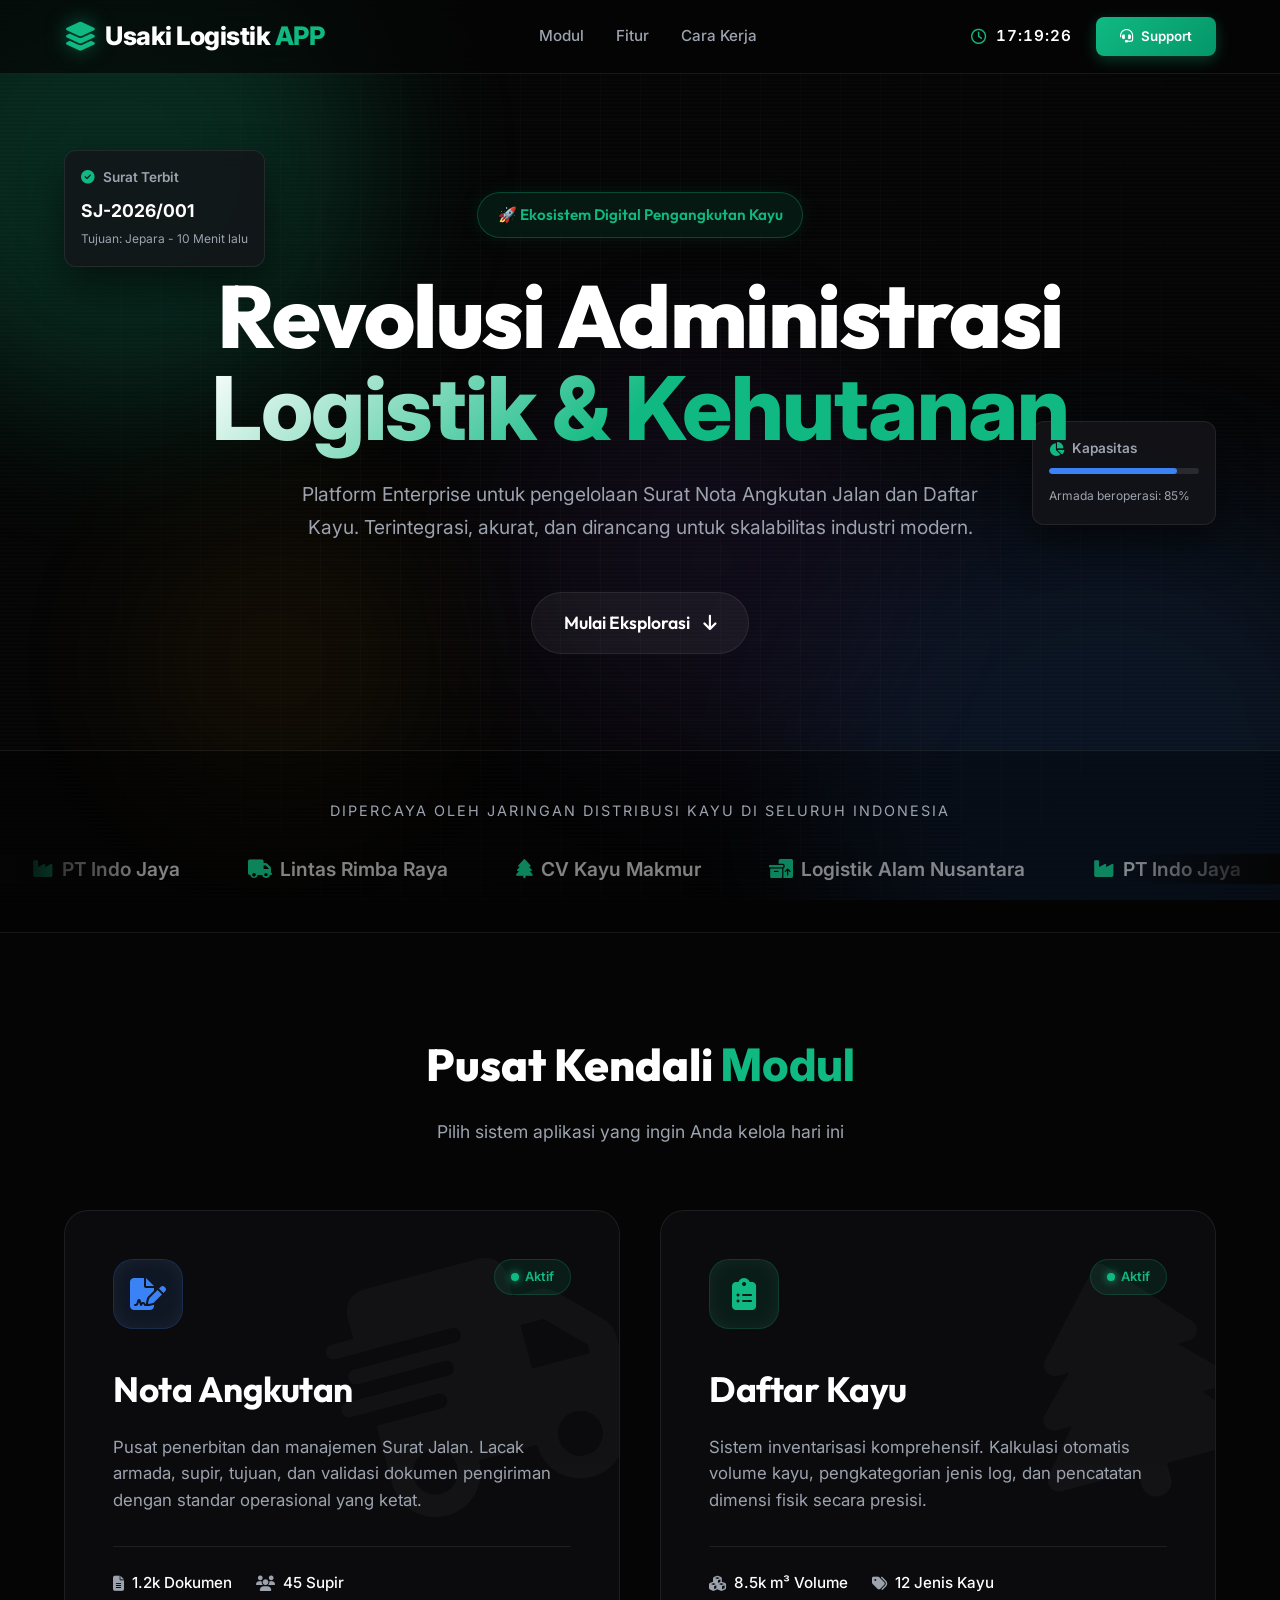
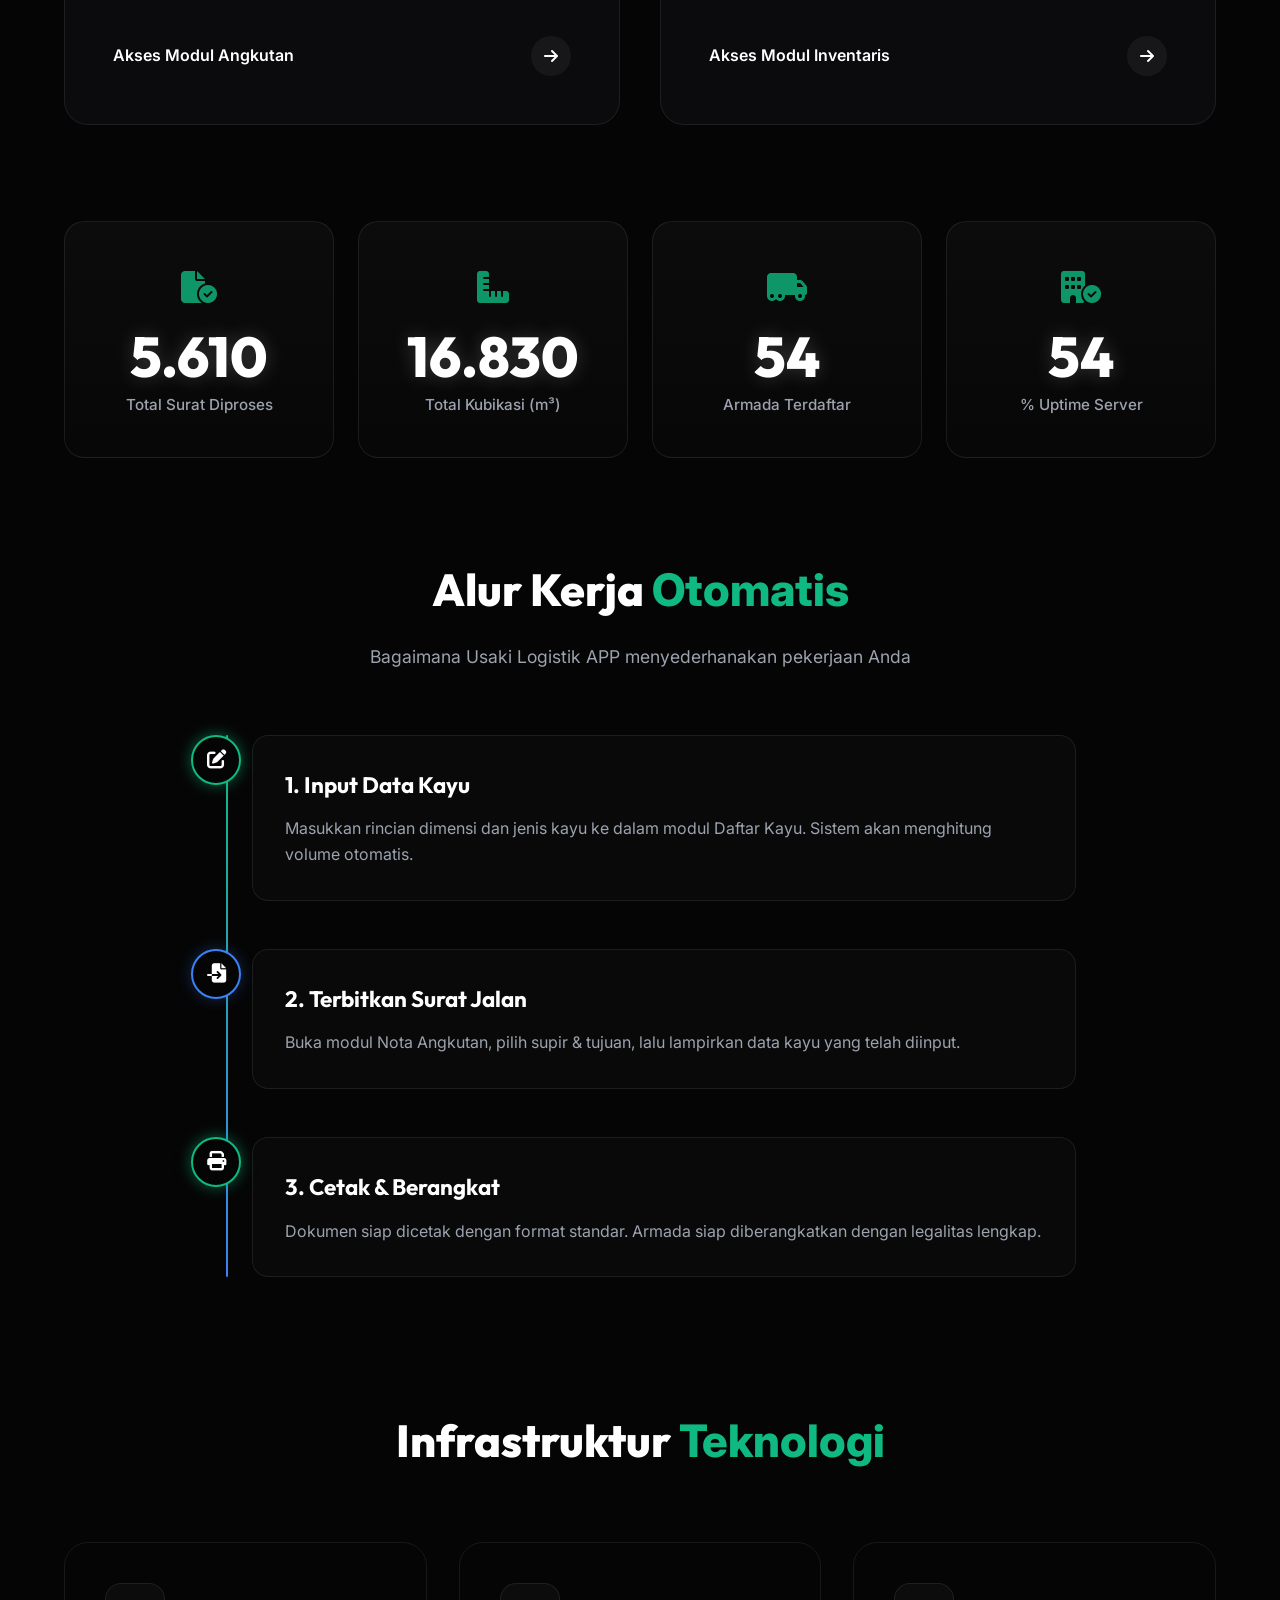
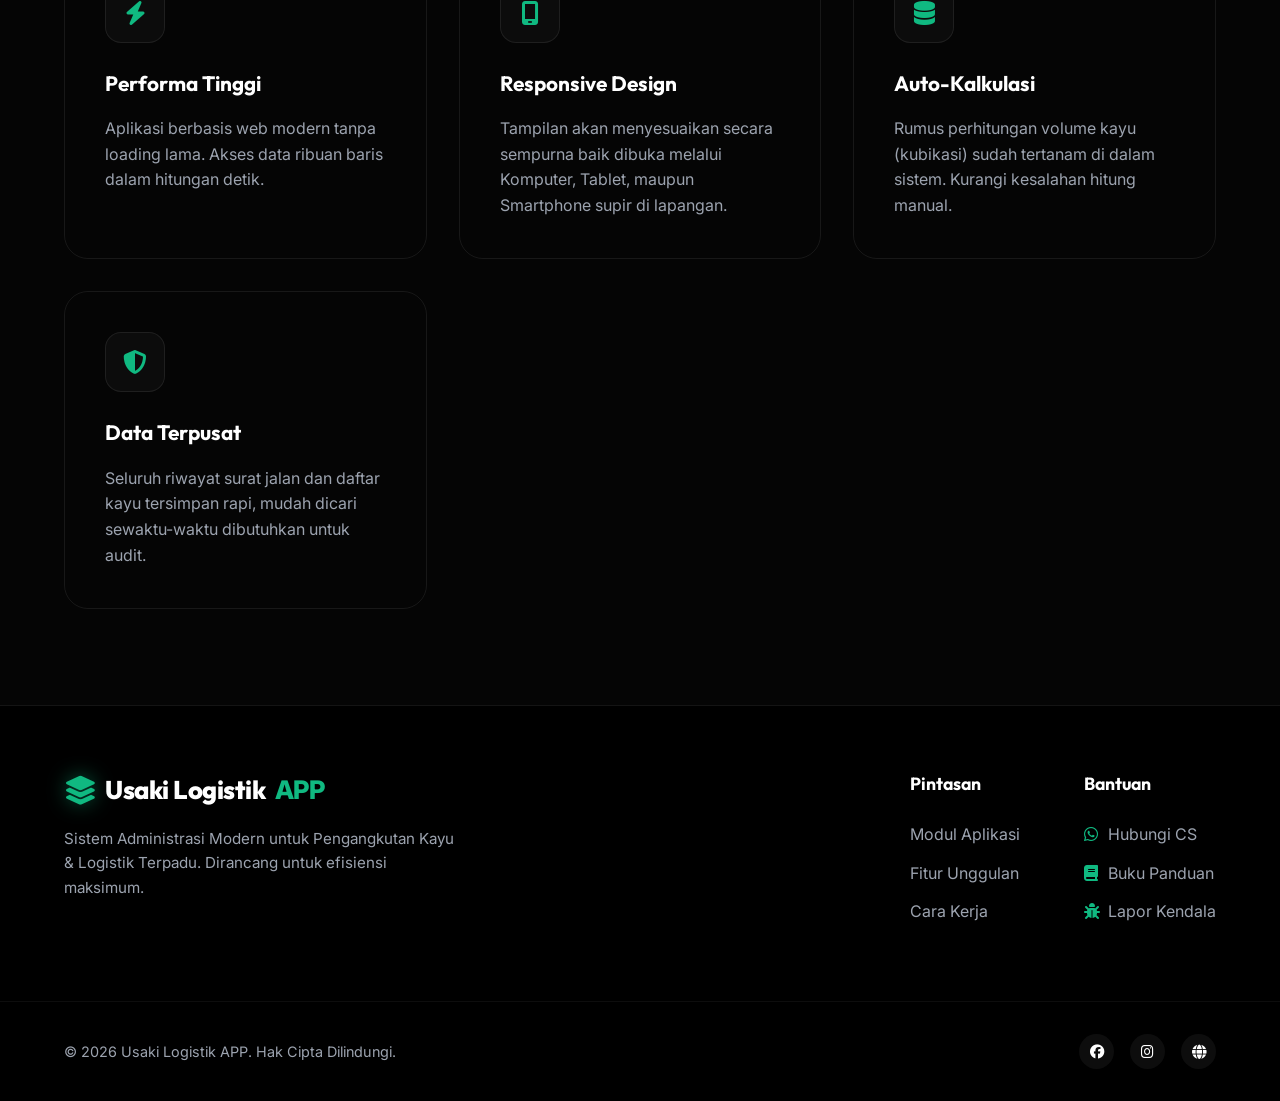
<file: index.html>
<!DOCTYPE html>
<html lang="id">

<head>
    <meta charset="UTF-8">
    <meta name="viewport" content="width=device-width, initial-scale=1.0">
    <title>Usaki Logistik APP - Sistem Administrasi Surat Jalan & Kayu</title>
    <link rel="stylesheet" href="style.css">
    <link
        href="https://fonts.googleapis.com/css2?family=Outfit:wght@300;400;500;700;800&family=Inter:wght@400;500;600&display=swap"
        rel="stylesheet">
    <link rel="stylesheet" href="https://cdnjs.cloudflare.com/ajax/libs/font-awesome/6.4.0/css/all.min.css">
</head>

<body>
    <!-- Advanced Background -->
    <div class="bg-particles">
        <div class="particle p1"></div>
        <div class="particle p2"></div>
        <div class="particle p3"></div>
        <div class="particle p4"></div>
    </div>
    <div class="grid-overlay"></div>
    <div class="scanline"></div>

    <!-- Navigation -->
    <nav class="navbar">
        <div class="nav-content">
            <div class="logo">
                <i class="fa-solid fa-layer-group logo-icon"></i>
                <span>Usaki Logistik <span class="highlight">APP</span></span>
            </div>
            <div class="nav-center hidden-mobile">
                <a href="#modul" class="nav-link">Modul</a>
                <a href="#fitur" class="nav-link">Fitur</a>
                <a href="#alur" class="nav-link">Cara Kerja</a>
            </div>
            <div class="nav-right">
                <div class="clock-container hidden-mobile">
                    <i class="fa-regular fa-clock"></i>
                    <span id="live-clock">00:00:00</span>
                </div>
                <button class="btn-primary">
                    <i class="fa-solid fa-headset"></i> Support
                </button>
            </div>
        </div>
    </nav>

    <!-- Hero Section -->
    <main>
        <section class="hero-section">
            <!-- Floating UI Elements for "Rame" effect -->
            <div class="floating-ui ui-left fade-in-up delay-4">
                <div class="ui-header"><i class="fa-solid fa-circle-check"></i> Surat Terbit</div>
                <div class="ui-body">
                    <p><strong>SJ-2026/001</strong></p>
                    <small>Tujuan: Jepara - 10 Menit lalu</small>
                </div>
            </div>
            <div class="floating-ui ui-right fade-in-up delay-5">
                <div class="ui-header"><i class="fa-solid fa-chart-pie"></i> Kapasitas</div>
                <div class="ui-body">
                    <div class="progress-bar">
                        <div class="fill" style="width: 85%;"></div>
                    </div>
                    <small>Armada beroperasi: 85%</small>
                </div>
            </div>

            <div class="badge fade-in-up">🚀 Ekosistem Digital Pengangkutan Kayu</div>
            <h1 class="fade-in-up delay-1">Revolusi Administrasi<br><span class="text-gradient">Logistik &
                    Kehutanan</span></h1>
            <p class="fade-in-up delay-2 subtitle">Platform Enterprise untuk pengelolaan Surat Nota Angkutan Jalan dan
                Daftar Kayu. Terintegrasi, akurat, dan dirancang untuk skalabilitas industri modern.</p>

            <div class="hero-actions fade-in-up delay-3">
                <a href="#modul" class="btn-glow">Mulai Eksplorasi <i class="fa-solid fa-arrow-down"></i></a>
            </div>
        </section>

        <!-- Mitra/Client Marquee -->
        <div class="trusted-by scroll-reveal">
            <p>Dipercaya oleh jaringan distribusi kayu di seluruh Indonesia</p>
            <div class="marquee-container">
                <div class="marquee-content">
                    <span><i class="fa-solid fa-industry"></i> PT Indo Jaya</span>
                    <span><i class="fa-solid fa-truck"></i> Lintas Rimba Raya</span>
                    <span><i class="fa-solid fa-tree"></i> CV Kayu Makmur</span>
                    <span><i class="fa-solid fa-boxes-packing"></i> Logistik Alam Nusantara</span>
                    <span><i class="fa-solid fa-industry"></i> PT Indo Jaya</span>
                    <span><i class="fa-solid fa-truck"></i> Lintas Rimba Raya</span>
                </div>
            </div>
        </div>

        <!-- Main Application Cards -->
        <section id="modul" class="modules-section">
            <div class="section-header scroll-reveal">
                <h2>Pusat Kendali <span class="highlight">Modul</span></h2>
                <p>Pilih sistem aplikasi yang ingin Anda kelola hari ini</p>
            </div>

            <div class="cards-container scroll-reveal">
                <!-- Modul 1 -->
                <a href="./Surat-Nota-Angkutan/index.html" class="app-card neon-border">
                    <div class="card-glow"></div>
                    <div class="card-bg-icon"><i class="fa-solid fa-truck-fast"></i></div>
                    <div class="card-header">
                        <div class="card-icon blue-icon">
                            <i class="fa-solid fa-file-signature"></i>
                        </div>
                        <div class="status-badge online">Aktif</div>
                    </div>
                    <div class="card-content">
                        <h2>Nota Angkutan</h2>
                        <p>Pusat penerbitan dan manajemen Surat Jalan. Lacak armada, supir, tujuan, dan validasi dokumen
                            pengiriman dengan standar operasional yang ketat.</p>
                    </div>
                    <div class="card-stats">
                        <div><i class="fa-solid fa-file-lines"></i> 1.2k Dokumen</div>
                        <div><i class="fa-solid fa-users"></i> 45 Supir</div>
                    </div>
                    <div class="card-footer">
                        <span>Akses Modul Angkutan</span>
                        <div class="icon-circle"><i class="fa-solid fa-arrow-right"></i></div>
                    </div>
                </a>

                <!-- Modul 2 -->
                <a href="./Surat-Nota-Daftar-Kayu/index.html" class="app-card neon-border">
                    <div class="card-glow"></div>
                    <div class="card-bg-icon"><i class="fa-solid fa-tree"></i></div>
                    <div class="card-header">
                        <div class="card-icon green-icon">
                            <i class="fa-solid fa-clipboard-list"></i>
                        </div>
                        <div class="status-badge online">Aktif</div>
                    </div>
                    <div class="card-content">
                        <h2>Daftar Kayu</h2>
                        <p>Sistem inventarisasi komprehensif. Kalkulasi otomatis volume kayu, pengkategorian jenis log,
                            dan pencatatan dimensi fisik secara presisi.</p>
                    </div>
                    <div class="card-stats">
                        <div><i class="fa-solid fa-cubes"></i> 8.5k m³ Volume</div>
                        <div><i class="fa-solid fa-tags"></i> 12 Jenis Kayu</div>
                    </div>
                    <div class="card-footer">
                        <span>Akses Modul Inventaris</span>
                        <div class="icon-circle"><i class="fa-solid fa-arrow-right"></i></div>
                    </div>
                </a>
            </div>
        </section>

        <!-- Stats Section -->
        <section class="stats-section scroll-reveal">
            <div class="stat-box">
                <div class="stat-icon"><i class="fa-solid fa-file-circle-check"></i></div>
                <div class="stat-number" data-target="15234">0</div>
                <div class="stat-label">Total Surat Diproses</div>
            </div>
            <div class="stat-box">
                <div class="stat-icon"><i class="fa-solid fa-ruler-combined"></i></div>
                <div class="stat-number" data-target="45800">0</div>
                <div class="stat-label">Total Kubikasi (m³)</div>
            </div>
            <div class="stat-box">
                <div class="stat-icon"><i class="fa-solid fa-truck-moving"></i></div>
                <div class="stat-number" data-target="128">0</div>
                <div class="stat-label">Armada Terdaftar</div>
            </div>
            <div class="stat-box">
                <div class="stat-icon"><i class="fa-solid fa-building-circle-check"></i></div>
                <div class="stat-number" data-target="99">0</div>
                <div class="stat-label">% Uptime Server</div>
            </div>
        </section>

        <!-- Alur Kerja -->
        <section id="alur" class="workflow-section scroll-reveal">
            <div class="section-header">
                <h2>Alur Kerja <span class="highlight">Otomatis</span></h2>
                <p>Bagaimana Usaki Logistik APP menyederhanakan pekerjaan Anda</p>
            </div>
            <div class="timeline">
                <div class="timeline-item">
                    <div class="timeline-icon"><i class="fa-solid fa-pen-to-square"></i></div>
                    <div class="timeline-content">
                        <h3>1. Input Data Kayu</h3>
                        <p>Masukkan rincian dimensi dan jenis kayu ke dalam modul Daftar Kayu. Sistem akan menghitung
                            volume otomatis.</p>
                    </div>
                </div>
                <div class="timeline-item">
                    <div class="timeline-icon"><i class="fa-solid fa-file-import"></i></div>
                    <div class="timeline-content">
                        <h3>2. Terbitkan Surat Jalan</h3>
                        <p>Buka modul Nota Angkutan, pilih supir & tujuan, lalu lampirkan data kayu yang telah diinput.
                        </p>
                    </div>
                </div>
                <div class="timeline-item">
                    <div class="timeline-icon"><i class="fa-solid fa-print"></i></div>
                    <div class="timeline-content">
                        <h3>3. Cetak & Berangkat</h3>
                        <p>Dokumen siap dicetak dengan format standar. Armada siap diberangkatkan dengan legalitas
                            lengkap.</p>
                    </div>
                </div>
            </div>
        </section>

        <!-- Features Section -->
        <section id="fitur" class="features-section scroll-reveal">
            <div class="section-header">
                <h2>Infrastruktur <span class="highlight">Teknologi</span></h2>
            </div>
            <div class="features-grid">
                <div class="feature-item">
                    <div class="feat-icon"><i class="fa-solid fa-bolt"></i></div>
                    <h3>Performa Tinggi</h3>
                    <p>Aplikasi berbasis web modern tanpa loading lama. Akses data ribuan baris dalam hitungan detik.
                    </p>
                </div>
                <div class="feature-item">
                    <div class="feat-icon"><i class="fa-solid fa-mobile-screen"></i></div>
                    <h3>Responsive Design</h3>
                    <p>Tampilan akan menyesuaikan secara sempurna baik dibuka melalui Komputer, Tablet, maupun
                        Smartphone supir di lapangan.</p>
                </div>
                <div class="feature-item">
                    <div class="feat-icon"><i class="fa-solid fa-database"></i></div>
                    <h3>Auto-Kalkulasi</h3>
                    <p>Rumus perhitungan volume kayu (kubikasi) sudah tertanam di dalam sistem. Kurangi kesalahan hitung
                        manual.</p>
                </div>
                <div class="feature-item">
                    <div class="feat-icon"><i class="fa-solid fa-shield-halved"></i></div>
                    <h3>Data Terpusat</h3>
                    <p>Seluruh riwayat surat jalan dan daftar kayu tersimpan rapi, mudah dicari sewaktu-waktu dibutuhkan
                        untuk audit.</p>
                </div>
            </div>
        </section>
    </main>

    <!-- Footer -->
    <footer>
        <div class="footer-top">
            <div class="footer-brand">
                <div class="logo">
                    <i class="fa-solid fa-layer-group logo-icon"></i>
                    Usaki Logistik <span class="highlight">APP</span>
                </div>
                <p>Sistem Administrasi Modern untuk Pengangkutan Kayu & Logistik Terpadu. Dirancang untuk efisiensi
                    maksimum.</p>
            </div>
            <div class="footer-links-group">
                <div class="link-column">
                    <h4>Pintasan</h4>
                    <a href="#modul">Modul Aplikasi</a>
                    <a href="#fitur">Fitur Unggulan</a>
                    <a href="#alur">Cara Kerja</a>
                </div>
                <div class="link-column">
                    <h4>Bantuan</h4>
                    <a href="#"><i class="fa-brands fa-whatsapp"></i> Hubungi CS</a>
                    <a href="#"><i class="fa-solid fa-book"></i> Buku Panduan</a>
                    <a href="#"><i class="fa-solid fa-bug"></i> Lapor Kendala</a>
                </div>
            </div>
        </div>
        <div class="footer-bottom">
            <p>&copy; <span id="current-year">2026</span> Usaki Logistik APP. Hak Cipta Dilindungi.</p>
            <div class="footer-social">
                <a href="#"><i class="fa-brands fa-facebook"></i></a>
                <a href="#"><i class="fa-brands fa-instagram"></i></a>
                <a href="#"><i class="fa-solid fa-globe"></i></a>
            </div>
        </div>
    </footer>

    <script src="script.js"></script>
</body>

</html>
</file>
<file: style.css>
:root {
    --bg-dark: #050505;
    --bg-card: rgba(15, 15, 18, 0.7);
    --bg-card-hover: rgba(25, 25, 30, 0.9);
    --primary: #10b981;
    --primary-glow: rgba(16, 185, 129, 0.5);
    --secondary: #3b82f6;
    --accent: #f59e0b;
    --text-main: #ffffff;
    --text-muted: #9ca3af;
    --border-color: rgba(255, 255, 255, 0.08);
}

* {
    margin: 0;
    padding: 0;
    box-sizing: border-box;
    font-family: 'Inter', sans-serif;
}

h1,
h2,
h3,
h4,
.logo,
.stat-number,
.badge,
.btn-glow {
    font-family: 'Outfit', sans-serif;
}

body {
    background-color: var(--bg-dark);
    color: var(--text-main);
    overflow-x: hidden;
    line-height: 1.6;
}

/* Background Effects - More Complex */
.bg-particles {
    position: fixed;
    top: 0;
    left: 0;
    width: 100vw;
    height: 100vh;
    z-index: -3;
    overflow: hidden;
}

.particle {
    position: absolute;
    border-radius: 50%;
    filter: blur(80px);
    opacity: 0.4;
    animation: drift 20s infinite alternate ease-in-out;
}

.p1 {
    top: -10%;
    left: -10%;
    width: 500px;
    height: 500px;
    background: var(--primary-glow);
}

.p2 {
    bottom: -20%;
    right: -10%;
    width: 600px;
    height: 600px;
    background: rgba(59, 130, 246, 0.3);
    animation-delay: -5s;
}

.p3 {
    top: 40%;
    left: 40%;
    width: 400px;
    height: 400px;
    background: rgba(139, 92, 246, 0.2);
    animation-delay: -10s;
}

.p4 {
    bottom: 10%;
    left: 10%;
    width: 300px;
    height: 300px;
    background: rgba(245, 158, 11, 0.15);
    animation-duration: 25s;
}

@keyframes drift {
    0% {
        transform: translate(0, 0) scale(1);
    }

    100% {
        transform: translate(80px, 80px) scale(1.2);
    }
}

.grid-overlay {
    position: fixed;
    top: 0;
    left: 0;
    width: 100vw;
    height: 100vh;
    background-image:
        linear-gradient(to right, rgba(255, 255, 255, 0.02) 1px, transparent 1px),
        linear-gradient(to bottom, rgba(255, 255, 255, 0.02) 1px, transparent 1px);
    background-size: 40px 40px;
    z-index: -2;
    pointer-events: none;
    mask-image: radial-gradient(circle at center, black 40%, transparent 100%);
    -webkit-mask-image: radial-gradient(circle at center, black 40%, transparent 100%);
}

.scanline {
    position: fixed;
    top: 0;
    left: 0;
    width: 100vw;
    height: 100vh;
    background: linear-gradient(to bottom, transparent 50%, rgba(255, 255, 255, 0.01) 51%);
    background-size: 100% 4px;
    z-index: -1;
    pointer-events: none;
}

/* Navbar */
.navbar {
    position: fixed;
    top: 0;
    left: 0;
    width: 100%;
    padding: 1rem 5%;
    background: rgba(5, 5, 5, 0.7);
    backdrop-filter: blur(16px);
    border-bottom: 1px solid var(--border-color);
    z-index: 100;
}

.nav-content {
    max-width: 1400px;
    margin: 0 auto;
    display: flex;
    justify-content: space-between;
    align-items: center;
}

.logo {
    font-size: 1.6rem;
    font-weight: 800;
    display: flex;
    align-items: center;
    gap: 0.6rem;
    color: #fff;
    letter-spacing: -0.5px;
}

.logo-icon {
    color: var(--primary);
    font-size: 1.8rem;
    filter: drop-shadow(0 0 10px var(--primary-glow));
}

.highlight {
    color: var(--primary);
}

.nav-center {
    display: flex;
    gap: 2rem;
}

.nav-link {
    color: var(--text-muted);
    text-decoration: none;
    font-weight: 500;
    font-size: 0.95rem;
    transition: color 0.3s;
}

.nav-link:hover {
    color: #fff;
}

.nav-right {
    display: flex;
    align-items: center;
    gap: 1.5rem;
}

.clock-container {
    display: flex;
    align-items: center;
    gap: 0.6rem;
    font-size: 0.95rem;
    color: var(--text-muted);
    font-family: 'Outfit', sans-serif;
}

.clock-container i {
    color: var(--primary);
}

#live-clock {
    font-weight: 600;
    color: #fff;
    font-variant-numeric: tabular-nums;
    letter-spacing: 1px;
}

.btn-primary {
    background: linear-gradient(135deg, var(--primary), #059669);
    border: none;
    color: #fff;
    padding: 0.7rem 1.5rem;
    border-radius: 8px;
    cursor: pointer;
    font-weight: 600;
    display: flex;
    align-items: center;
    gap: 0.5rem;
    transition: all 0.3s;
    box-shadow: 0 4px 15px rgba(16, 185, 129, 0.3);
}

.btn-primary:hover {
    transform: translateY(-2px);
    box-shadow: 0 6px 20px rgba(16, 185, 129, 0.5);
}

/* Hero Section */
.hero-section {
    padding: 12rem 5% 6rem;
    max-width: 1400px;
    margin: 0 auto;
    text-align: center;
    display: flex;
    flex-direction: column;
    align-items: center;
    position: relative;
}

/* Floating UI */
.floating-ui {
    position: absolute;
    background: rgba(20, 20, 25, 0.8);
    backdrop-filter: blur(10px);
    border: 1px solid var(--border-color);
    border-radius: 12px;
    padding: 1rem;
    text-align: left;
    box-shadow: 0 20px 40px rgba(0, 0, 0, 0.5);
    display: none;
    /* Hide on mobile by default */
}

@media (min-width: 1024px) {
    .floating-ui {
        display: block;
    }
}

.ui-left {
    top: 20%;
    left: 5%;
    transform: rotate(-5deg);
    animation: float-ui 6s infinite ease-in-out;
}

.ui-right {
    bottom: 30%;
    right: 5%;
    transform: rotate(5deg);
    animation: float-ui 7s infinite ease-in-out reverse;
}

@keyframes float-ui {

    0%,
    100% {
        transform: translateY(0) rotate(var(--rot, 0deg));
    }

    50% {
        transform: translateY(-15px) rotate(var(--rot, 0deg));
    }
}

.ui-left {
    --rot: -5deg;
}

.ui-right {
    --rot: 5deg;
}

.ui-header {
    font-size: 0.85rem;
    font-weight: 600;
    color: var(--text-muted);
    margin-bottom: 0.5rem;
    display: flex;
    gap: 0.5rem;
    align-items: center;
}

.ui-header i {
    color: var(--primary);
}

.ui-body p {
    font-size: 1.1rem;
    color: #fff;
    margin: 0;
}

.ui-body small {
    font-size: 0.75rem;
    color: var(--text-muted);
}

.progress-bar {
    width: 150px;
    height: 6px;
    background: rgba(255, 255, 255, 0.1);
    border-radius: 3px;
    margin: 0.5rem 0;
    overflow: hidden;
}

.progress-bar .fill {
    height: 100%;
    background: var(--secondary);
    border-radius: 3px;
}

.badge {
    background: rgba(16, 185, 129, 0.1);
    border: 1px solid rgba(16, 185, 129, 0.3);
    color: var(--primary);
    padding: 0.6rem 1.2rem;
    border-radius: 50px;
    font-size: 0.95rem;
    font-weight: 600;
    margin-bottom: 2rem;
    backdrop-filter: blur(4px);
    box-shadow: 0 0 20px rgba(16, 185, 129, 0.1);
}

.hero-section h1 {
    font-size: clamp(3.5rem, 7vw, 5.5rem);
    line-height: 1.05;
    font-weight: 800;
    margin-bottom: 1.5rem;
    letter-spacing: -1.5px;
}

.text-gradient {
    background: linear-gradient(135deg, #fff 0%, var(--primary) 50%, #10b981 100%);
    -webkit-background-clip: text;
    -webkit-text-fill-color: transparent;
}

.subtitle {
    font-size: 1.2rem;
    color: var(--text-muted);
    max-width: 700px;
    margin-bottom: 3rem;
    line-height: 1.7;
}

.btn-glow {
    display: inline-flex;
    align-items: center;
    gap: 0.8rem;
    background: rgba(255, 255, 255, 0.05);
    border: 1px solid var(--border-color);
    color: #fff;
    padding: 1rem 2rem;
    border-radius: 50px;
    text-decoration: none;
    font-size: 1.1rem;
    font-weight: 600;
    transition: all 0.3s;
}

.btn-glow:hover {
    background: rgba(255, 255, 255, 0.1);
    border-color: var(--primary);
    box-shadow: 0 0 30px rgba(16, 185, 129, 0.2);
}

/* Marquee */
.trusted-by {
    text-align: center;
    padding: 3rem 0;
    border-top: 1px solid var(--border-color);
    border-bottom: 1px solid var(--border-color);
    background: rgba(0, 0, 0, 0.3);
    margin-bottom: 6rem;
}

.trusted-by p {
    color: var(--text-muted);
    font-size: 0.9rem;
    text-transform: uppercase;
    letter-spacing: 2px;
    margin-bottom: 2rem;
}

.marquee-container {
    width: 100%;
    overflow: hidden;
    white-space: nowrap;
    position: relative;
}

.marquee-container::before,
.marquee-container::after {
    content: '';
    position: absolute;
    top: 0;
    width: 150px;
    height: 100%;
    z-index: 2;
}

.marquee-container::before {
    left: 0;
    background: linear-gradient(to right, var(--bg-dark), transparent);
}

.marquee-container::after {
    right: 0;
    background: linear-gradient(to left, var(--bg-dark), transparent);
}

.marquee-content {
    display: inline-block;
    animation: marquee 20s linear infinite;
}

.marquee-content span {
    display: inline-flex;
    align-items: center;
    gap: 0.5rem;
    font-size: 1.2rem;
    font-weight: 600;
    color: rgba(255, 255, 255, 0.5);
    margin: 0 2rem;
}

.marquee-content span i {
    color: var(--primary);
    opacity: 0.7;
}

@keyframes marquee {
    0% {
        transform: translateX(0);
    }

    100% {
        transform: translateX(-50%);
    }
}

/* Modules Section */
.modules-section {
    max-width: 1400px;
    margin: 0 auto 6rem;
    padding: 0 5%;
}

.section-header {
    text-align: center;
    margin-bottom: 4rem;
}

.section-header h2 {
    font-size: 2.8rem;
    margin-bottom: 1rem;
    font-weight: 800;
}

.section-header p {
    color: var(--text-muted);
    font-size: 1.1rem;
}

.cards-container {
    display: grid;
    grid-template-columns: repeat(auto-fit, minmax(400px, 1fr));
    gap: 2.5rem;
}

.app-card {
    background: var(--bg-card);
    border: 1px solid var(--border-color);
    border-radius: 24px;
    padding: 3rem;
    text-decoration: none;
    color: inherit;
    position: relative;
    overflow: hidden;
    display: flex;
    flex-direction: column;
    backdrop-filter: blur(12px);
    transition: all 0.4s cubic-bezier(0.4, 0, 0.2, 1);
}

.card-bg-icon {
    position: absolute;
    top: -20px;
    right: -20px;
    font-size: 15rem;
    opacity: 0.03;
    transform: rotate(-15deg);
    transition: all 0.5s;
}

.app-card:hover .card-bg-icon {
    transform: rotate(0deg) scale(1.1);
    opacity: 0.05;
    color: var(--primary);
}

.card-glow {
    position: absolute;
    top: -50%;
    left: -50%;
    width: 200%;
    height: 200%;
    background: radial-gradient(circle at 50% 50%, rgba(255, 255, 255, 0.03), transparent 60%);
    opacity: 0;
    transition: opacity 0.4s;
    pointer-events: none;
}

.app-card:hover {
    transform: translateY(-10px);
    background: var(--bg-card-hover);
    border-color: rgba(16, 185, 129, 0.3);
    box-shadow: 0 25px 50px rgba(0, 0, 0, 0.5), 0 0 30px rgba(16, 185, 129, 0.1);
}

.app-card:hover .card-glow {
    opacity: 1;
}

.card-header {
    display: flex;
    justify-content: space-between;
    align-items: flex-start;
    margin-bottom: 2rem;
    position: relative;
    z-index: 1;
}

.card-icon {
    width: 70px;
    height: 70px;
    border-radius: 20px;
    display: flex;
    align-items: center;
    justify-content: center;
    font-size: 2rem;
    box-shadow: inset 0 0 20px rgba(255, 255, 255, 0.05);
}

.blue-icon {
    background: rgba(59, 130, 246, 0.1);
    color: var(--secondary);
    border: 1px solid rgba(59, 130, 246, 0.2);
}

.green-icon {
    background: rgba(16, 185, 129, 0.1);
    color: var(--primary);
    border: 1px solid rgba(16, 185, 129, 0.2);
}

.status-badge {
    padding: 0.4rem 1rem;
    border-radius: 50px;
    font-size: 0.8rem;
    font-weight: 600;
    display: flex;
    align-items: center;
    gap: 0.4rem;
}

.status-badge::before {
    content: '';
    width: 8px;
    height: 8px;
    border-radius: 50%;
}

.status-badge.online {
    background: rgba(16, 185, 129, 0.1);
    color: var(--primary);
    border: 1px solid rgba(16, 185, 129, 0.2);
}

.status-badge.online::before {
    background: var(--primary);
    box-shadow: 0 0 8px var(--primary);
}

.card-content {
    position: relative;
    z-index: 1;
}

.card-content h2 {
    font-size: 2.2rem;
    margin-bottom: 1rem;
    letter-spacing: -0.5px;
}

.card-content p {
    color: var(--text-muted);
    margin-bottom: 2rem;
    font-size: 1.05rem;
}

.card-stats {
    display: flex;
    gap: 1.5rem;
    margin-bottom: 2.5rem;
    padding-top: 1.5rem;
    border-top: 1px solid var(--border-color);
    position: relative;
    z-index: 1;
}

.card-stats div {
    display: flex;
    align-items: center;
    gap: 0.5rem;
    color: #fff;
    font-weight: 500;
    font-size: 0.95rem;
}

.card-stats i {
    color: var(--text-muted);
}

.card-footer {
    margin-top: auto;
    display: flex;
    justify-content: space-between;
    align-items: center;
    font-weight: 600;
    color: #fff;
    position: relative;
    z-index: 1;
}

.icon-circle {
    width: 40px;
    height: 40px;
    border-radius: 50%;
    background: rgba(255, 255, 255, 0.05);
    display: flex;
    align-items: center;
    justify-content: center;
    transition: all 0.3s;
}

.app-card:hover .icon-circle {
    background: var(--primary);
    transform: translateX(5px);
}

.blue-icon~* .icon-circle {
    background: rgba(255, 255, 255, 0.05);
}

.app-card:hover .blue-icon~*~*~.card-footer .icon-circle {
    background: var(--secondary);
}

.app-card:hover .green-icon~*~*~.card-footer .icon-circle {
    background: var(--primary);
}

/* Stats Grid */
.stats-section {
    max-width: 1400px;
    margin: 0 auto 6rem;
    padding: 0 5%;
    display: grid;
    grid-template-columns: repeat(4, 1fr);
    gap: 1.5rem;
}

.stat-box {
    background: linear-gradient(180deg, rgba(255, 255, 255, 0.03) 0%, rgba(255, 255, 255, 0.01) 100%);
    border: 1px solid var(--border-color);
    padding: 2.5rem 2rem;
    border-radius: 20px;
    text-align: center;
    transition: transform 0.3s, border-color 0.3s;
}

.stat-box:hover {
    transform: translateY(-5px);
    border-color: rgba(255, 255, 255, 0.2);
}

.stat-icon {
    font-size: 2rem;
    color: var(--primary);
    margin-bottom: 1rem;
    opacity: 0.8;
}

.stat-number {
    font-size: 3.5rem;
    font-weight: 800;
    color: #fff;
    line-height: 1;
    margin-bottom: 0.5rem;
    text-shadow: 0 0 20px rgba(255, 255, 255, 0.2);
}

.stat-label {
    color: var(--text-muted);
    font-weight: 500;
    font-size: 0.95rem;
}

/* Workflow Timeline */
.workflow-section {
    max-width: 1000px;
    margin: 0 auto 8rem;
    padding: 0 5%;
}

.timeline {
    position: relative;
    padding-left: 3rem;
}

.timeline::before {
    content: '';
    position: absolute;
    top: 0;
    left: 1.4rem;
    width: 2px;
    height: 100%;
    background: linear-gradient(to bottom, var(--primary), var(--secondary));
    border-radius: 2px;
}

.timeline-item {
    position: relative;
    margin-bottom: 3rem;
}

.timeline-item:last-child {
    margin-bottom: 0;
}

.timeline-icon {
    position: absolute;
    top: 0;
    left: -3.8rem;
    width: 50px;
    height: 50px;
    border-radius: 50%;
    background: var(--bg-dark);
    border: 2px solid var(--primary);
    display: flex;
    align-items: center;
    justify-content: center;
    font-size: 1.2rem;
    color: #fff;
    box-shadow: 0 0 15px var(--primary-glow);
    z-index: 2;
}

.timeline-item:nth-child(2) .timeline-icon {
    border-color: var(--secondary);
    box-shadow: 0 0 15px rgba(59, 130, 246, 0.3);
}

.timeline-content {
    background: rgba(255, 255, 255, 0.02);
    border: 1px solid var(--border-color);
    padding: 2rem;
    border-radius: 16px;
    transition: all 0.3s;
}

.timeline-content:hover {
    background: rgba(255, 255, 255, 0.04);
    border-color: rgba(255, 255, 255, 0.15);
    transform: translateX(10px);
}

.timeline-content h3 {
    font-size: 1.4rem;
    margin-bottom: 0.8rem;
    color: #fff;
}

.timeline-content p {
    color: var(--text-muted);
}

/* Features Section */
.features-section {
    max-width: 1400px;
    margin: 0 auto 6rem;
    padding: 0 5%;
}

.features-grid {
    display: grid;
    grid-template-columns: repeat(auto-fit, minmax(280px, 1fr));
    gap: 2rem;
}

.feature-item {
    background: transparent;
    border: 1px solid var(--border-color);
    padding: 2.5rem;
    border-radius: 24px;
    transition: all 0.3s;
    position: relative;
    overflow: hidden;
}

.feature-item::after {
    content: '';
    position: absolute;
    top: 0;
    left: 0;
    width: 100%;
    height: 2px;
    background: linear-gradient(90deg, transparent, var(--primary), transparent);
    opacity: 0;
    transition: opacity 0.3s;
}

.feature-item:hover {
    background: rgba(255, 255, 255, 0.02);
    transform: translateY(-5px);
}

.feature-item:hover::after {
    opacity: 1;
}

.feat-icon {
    width: 60px;
    height: 60px;
    background: rgba(255, 255, 255, 0.03);
    border: 1px solid rgba(255, 255, 255, 0.08);
    border-radius: 16px;
    display: flex;
    align-items: center;
    justify-content: center;
    font-size: 1.5rem;
    color: var(--primary);
    margin-bottom: 1.5rem;
}

.feature-item h3 {
    font-size: 1.3rem;
    margin-bottom: 1rem;
}

.feature-item p {
    color: var(--text-muted);
    font-size: 1rem;
}

/* Footer */
footer {
    border-top: 1px solid var(--border-color);
    background: #000;
    padding-top: 4rem;
}

.footer-top {
    max-width: 1400px;
    margin: 0 auto;
    padding: 0 5% 4rem;
    display: flex;
    justify-content: space-between;
    flex-wrap: wrap;
    gap: 3rem;
}

.footer-brand {
    max-width: 400px;
}

.footer-brand .logo {
    margin-bottom: 1rem;
}

.footer-brand p {
    color: var(--text-muted);
    font-size: 0.95rem;
}

.footer-links-group {
    display: flex;
    gap: 4rem;
    flex-wrap: wrap;
}

.link-column h4 {
    color: #fff;
    font-size: 1.1rem;
    margin-bottom: 1.5rem;
}

.link-column a {
    display: block;
    color: var(--text-muted);
    text-decoration: none;
    margin-bottom: 0.8rem;
    transition: color 0.3s;
}

.link-column a:hover {
    color: var(--primary);
}

.link-column i {
    width: 20px;
    color: var(--primary);
}

.footer-bottom {
    max-width: 1400px;
    margin: 0 auto;
    padding: 2rem 5%;
    border-top: 1px solid rgba(255, 255, 255, 0.05);
    display: flex;
    justify-content: space-between;
    align-items: center;
    color: var(--text-muted);
    font-size: 0.9rem;
}

.footer-social {
    display: flex;
    gap: 1rem;
}

.footer-social a {
    width: 35px;
    height: 35px;
    border-radius: 50%;
    background: rgba(255, 255, 255, 0.05);
    display: flex;
    align-items: center;
    justify-content: center;
    color: #fff;
    text-decoration: none;
    transition: all 0.3s;
}

.footer-social a:hover {
    background: var(--primary);
}

/* Animations */
.fade-in-up {
    opacity: 0;
    transform: translateY(40px);
    animation: fadeInUp 1s forwards cubic-bezier(0.2, 0.8, 0.2, 1);
}

.delay-1 {
    animation-delay: 0.2s;
}

.delay-2 {
    animation-delay: 0.4s;
}

.delay-3 {
    animation-delay: 0.6s;
}

.delay-4 {
    animation-delay: 0.8s;
}

.delay-5 {
    animation-delay: 1.0s;
}

@keyframes fadeInUp {
    to {
        opacity: 1;
        transform: translateY(0);
    }
}

.scroll-reveal {
    opacity: 0;
    transform: translateY(60px);
    transition: all 1s cubic-bezier(0.2, 0.8, 0.2, 1);
}

.scroll-reveal.visible {
    opacity: 1;
    transform: translateY(0);
}

/* Responsive */
@media (max-width: 1024px) {
    .stats-section {
        grid-template-columns: repeat(2, 1fr);
    }
}

@media (max-width: 768px) {
    .hidden-mobile {
        display: none;
    }

    .hero-section {
        padding-top: 8rem;
    }

    .hero-section h1 {
        font-size: 2.8rem;
    }

    .cards-container {
        grid-template-columns: 1fr;
    }

    .stats-section {
        grid-template-columns: 1fr;
    }

    .footer-top {
        flex-direction: column;
    }

    .footer-bottom {
        flex-direction: column;
        gap: 1.5rem;
        text-align: center;
    }
}
</file>
